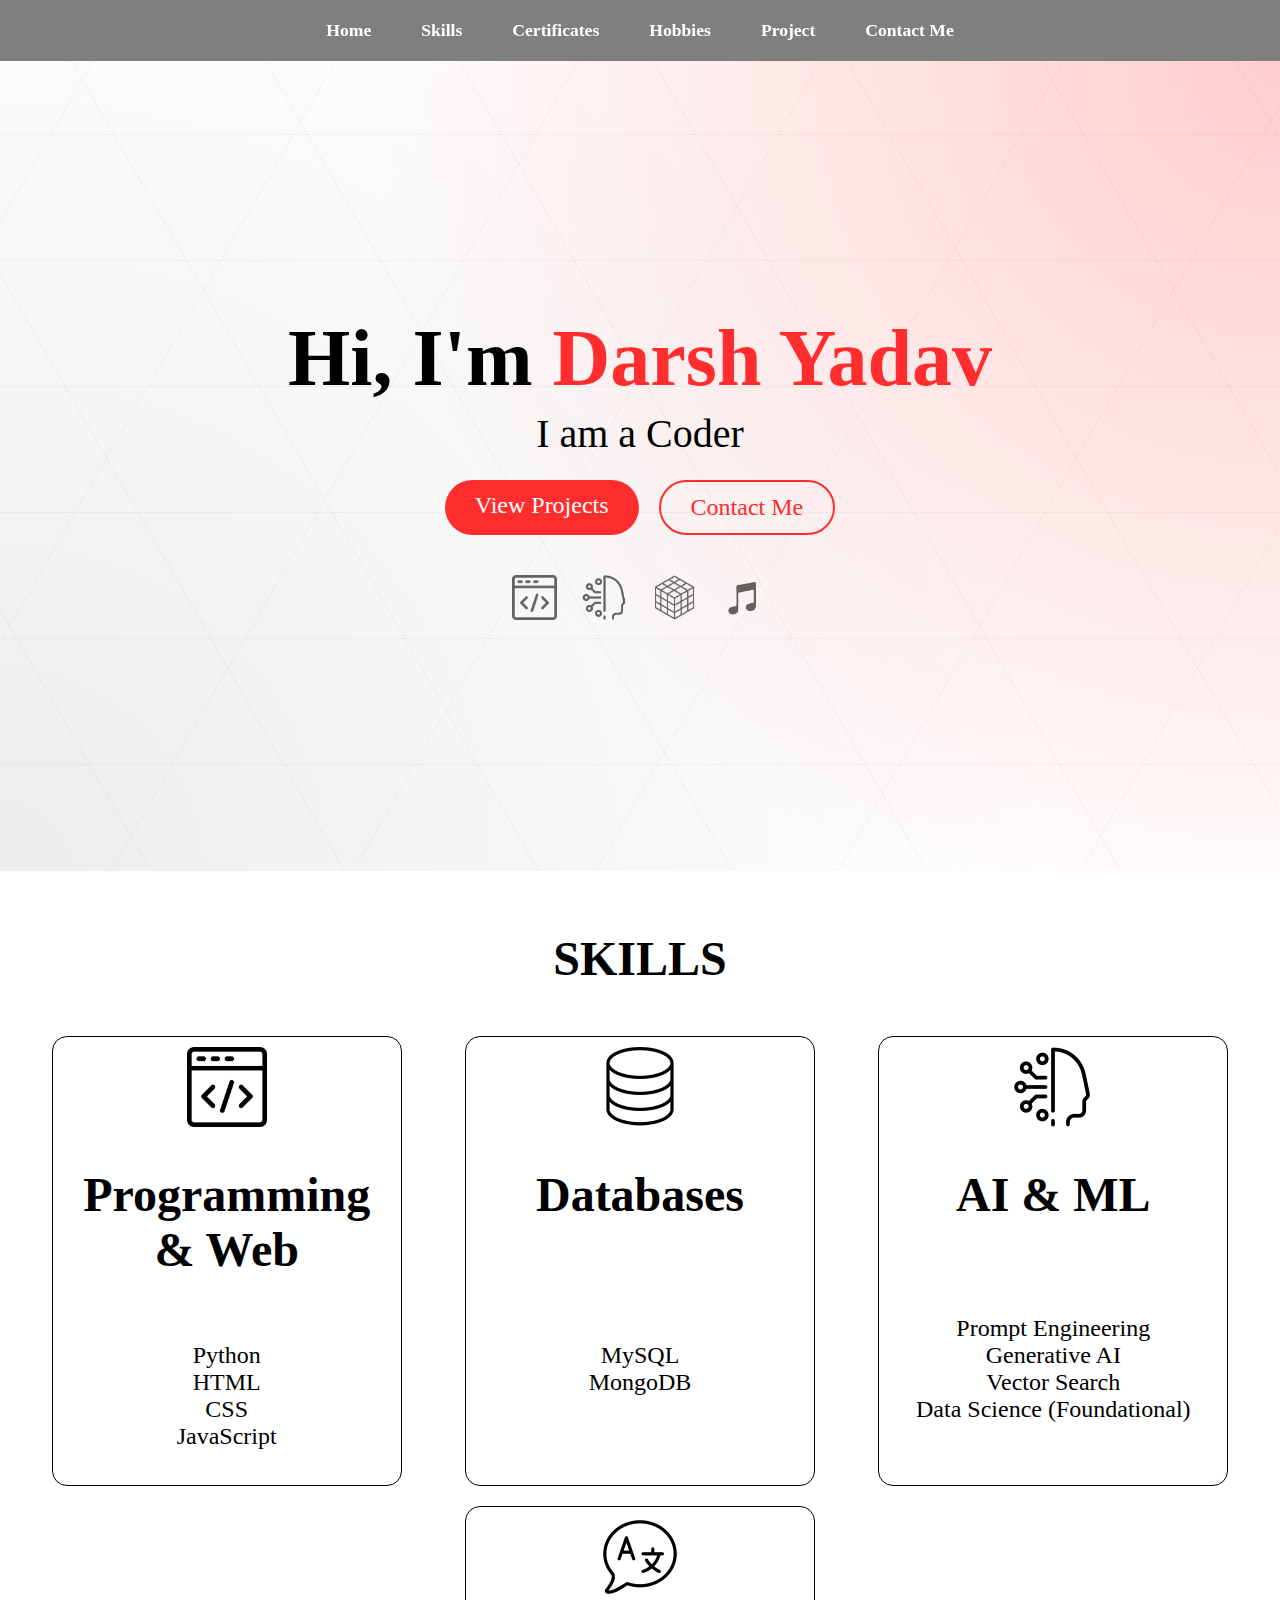
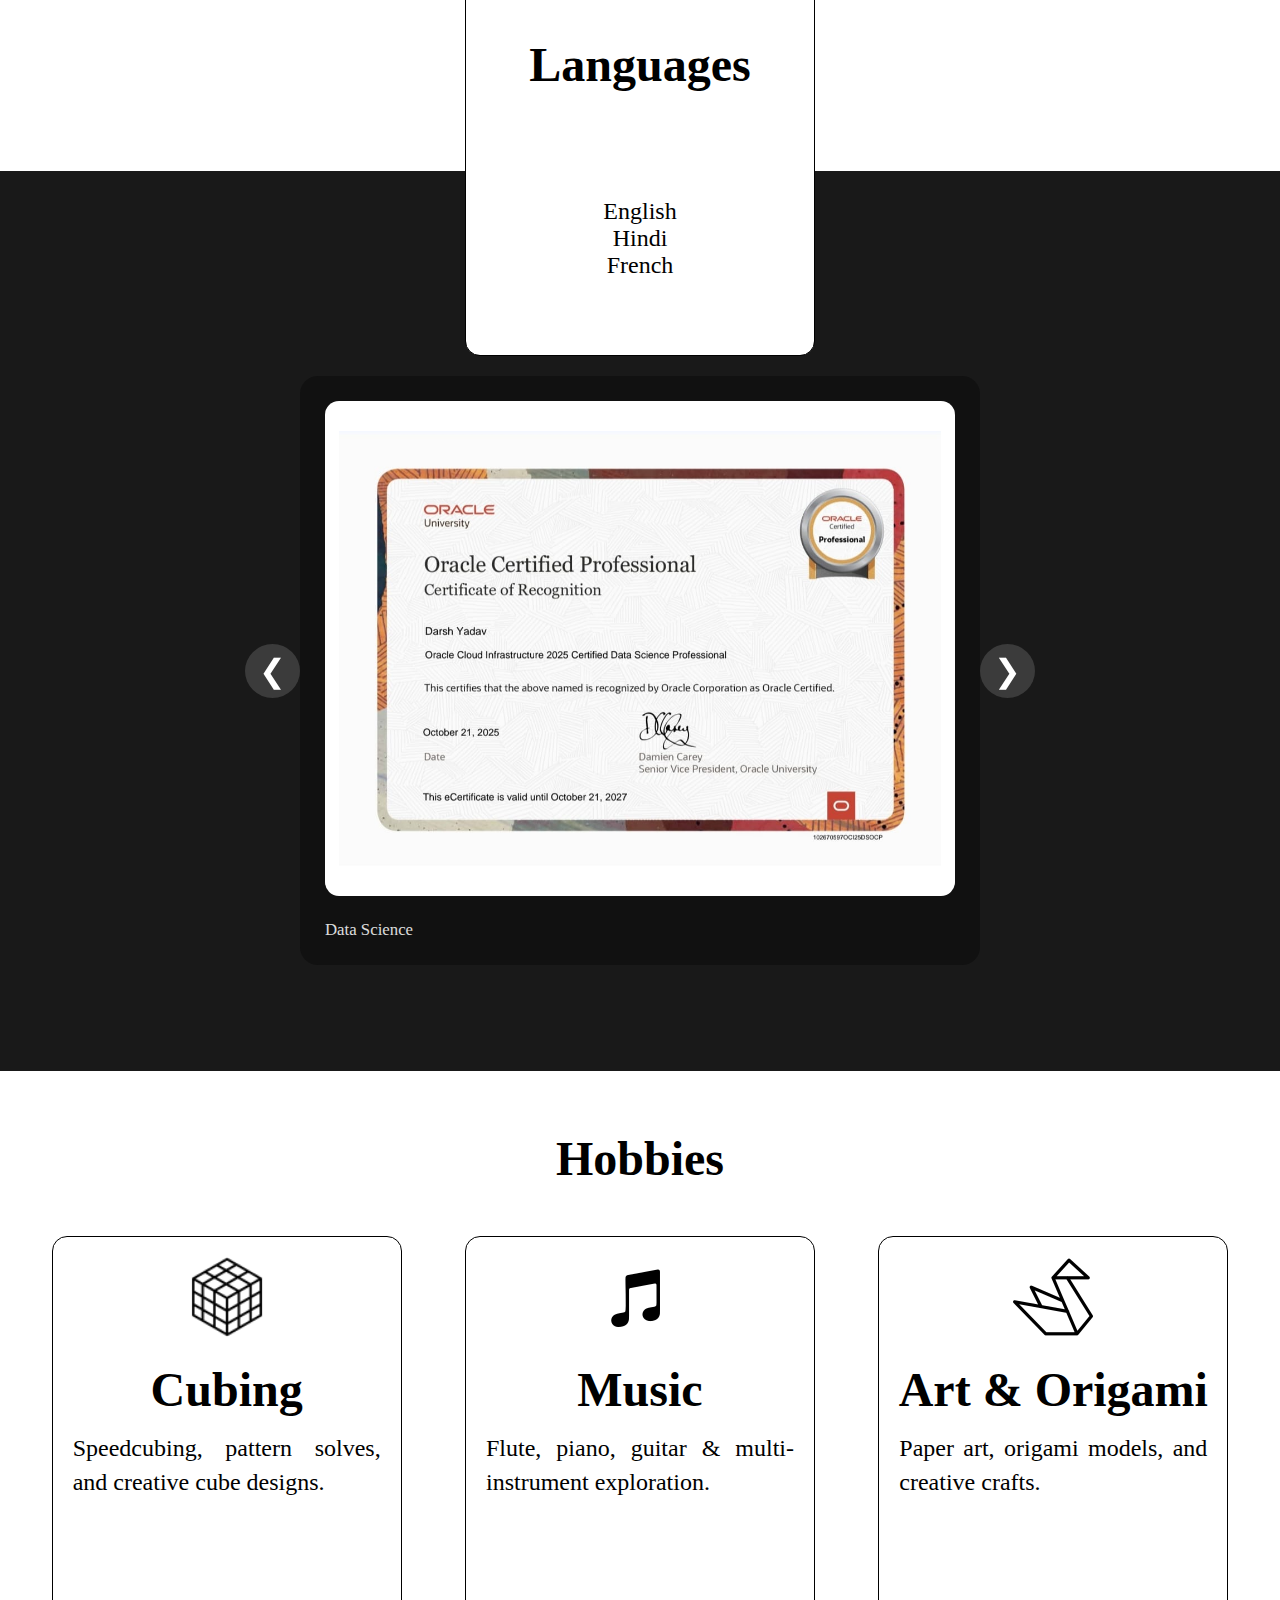
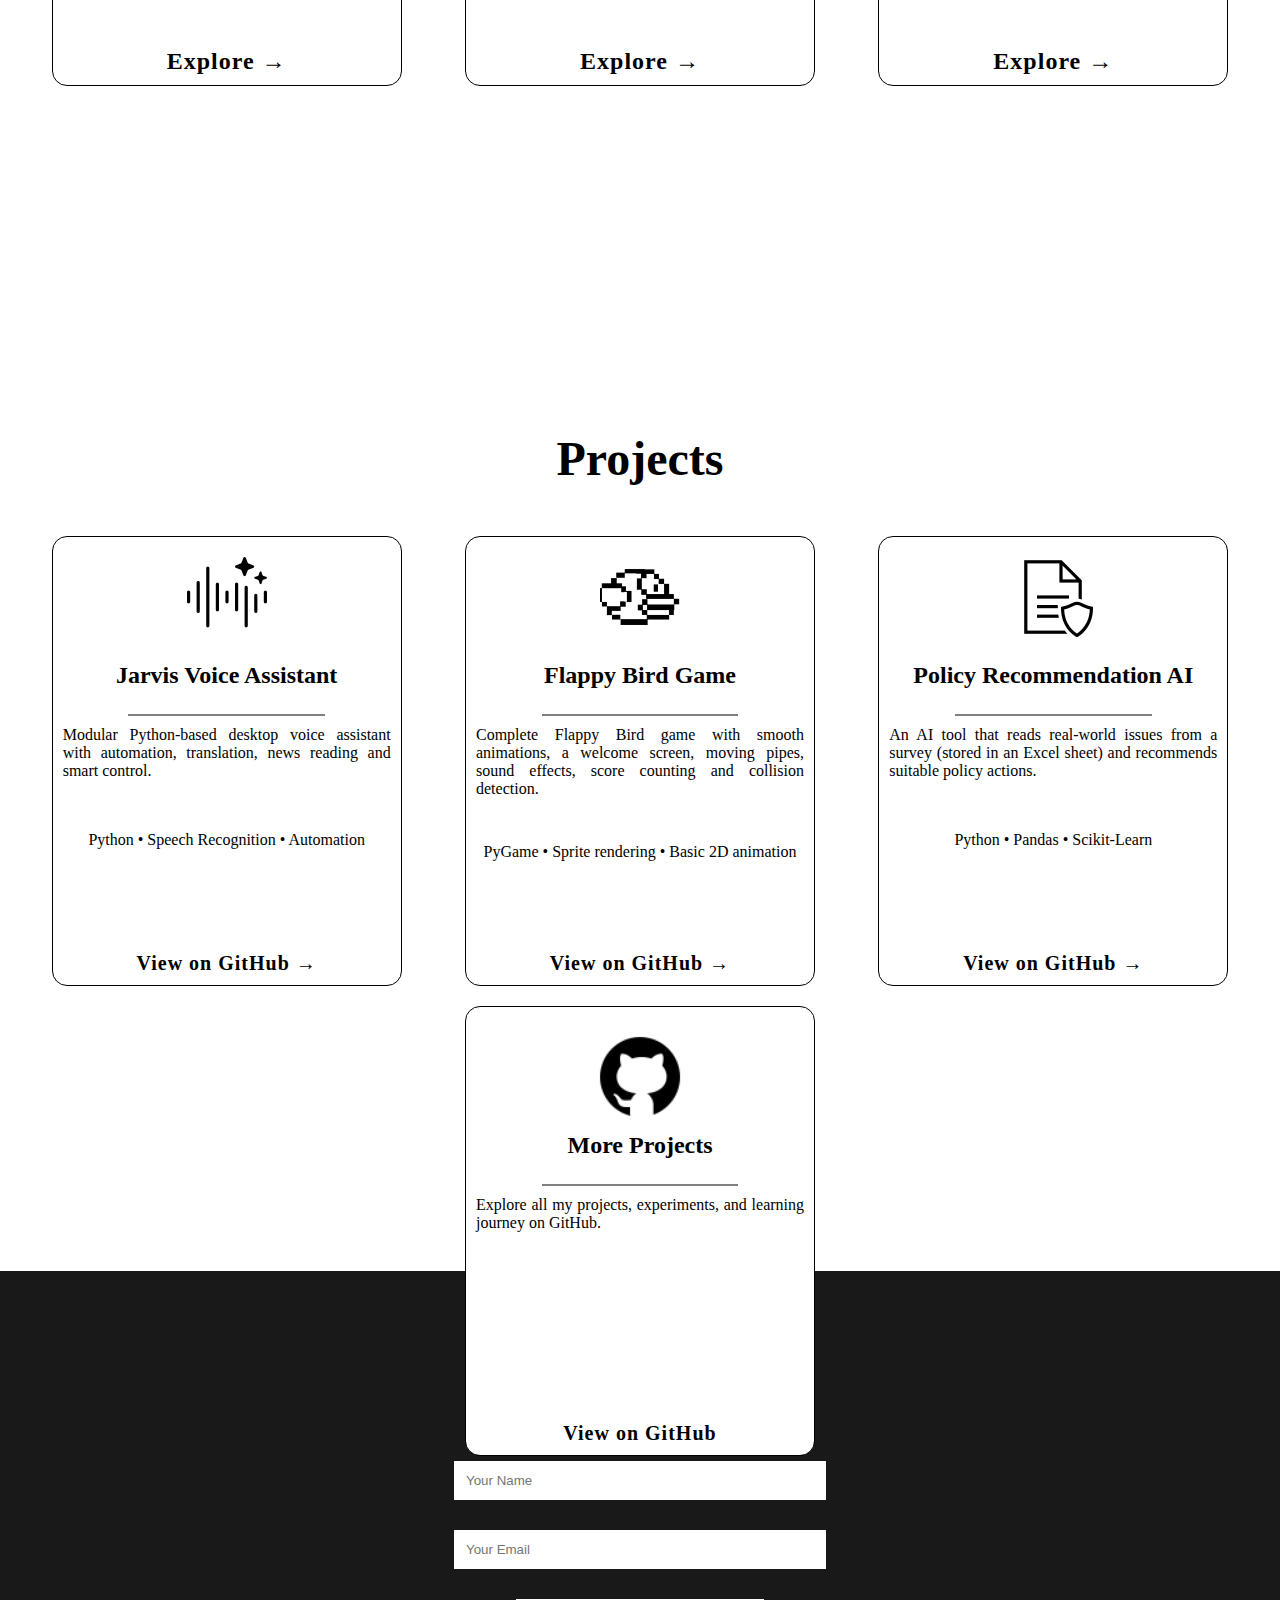
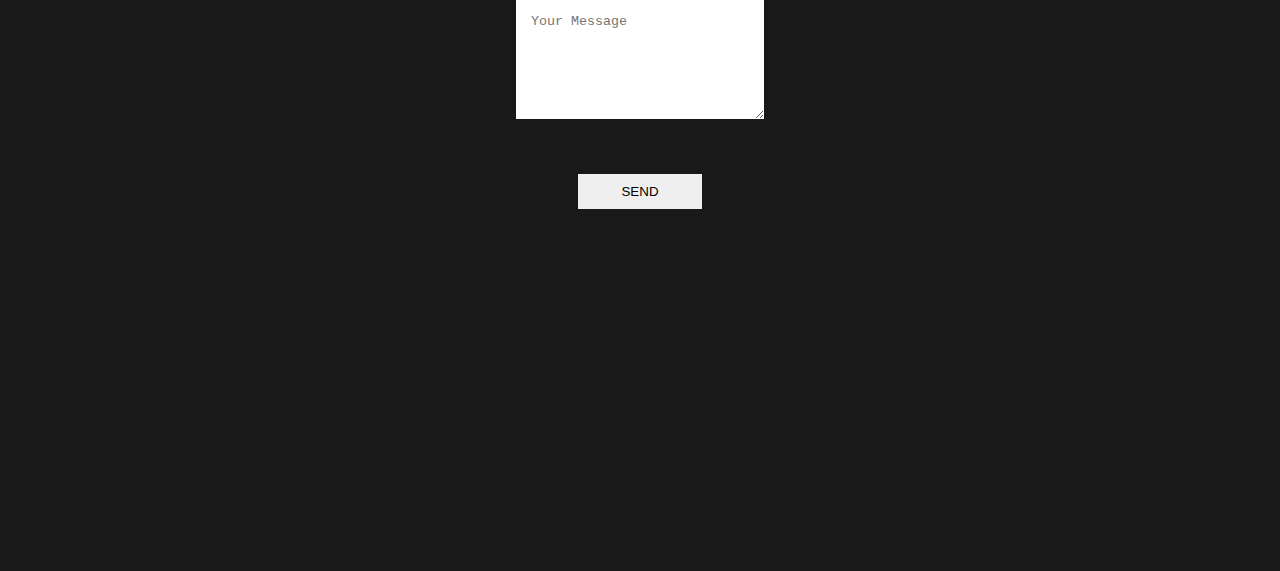
<file: index.html>
<!DOCTYPE html>
<html lang="en">
<head>
    <meta charset="UTF-8">
    <meta http-equiv="X-UA-Compatible" content="IE=edge">
    <meta name="viewport" content="width=device-width, initial-scale=1.0">
    <title>portfolio</title>
    <link rel="stylesheet" href="style.css">
</head>

<body>
    <nav class="navbar">
        <ul>
            <li><a href="#home">Home</a></li>
            <li><a href="#skills">Skills</a></li>
            <li><a href="#certificates">Certificates</a></li>
            <li><a href="#hobbies">Hobbies</a></li>
            <li><a href="#projects">Project</a></li>
            <li><a href="#contact">Contact Me</a></li>
        </ul>
    </nav>

<section class="hero" id="home">
  <div class="lines-bg"></div>
  <div class="hero-content">
    <h1 class="hero-heading">
      Hi, I'm <span class="accent">Darsh Yadav</span>
    </h1>

    <h2 class="hero-typing">
      I am a <span class="typed-words"></span>
    </h2>

     <div class="hero-buttons">
      <a href="#projects" class="btn hero-btn">View Projects</a>
      <a href="#contact" class="btn-outline hero-btn">Contact Me</a>
    </div>

    <div class="hero-icons">
      <img src="Images/html2.png" alt="">
      <img src="Images/AI.png" alt="">
      <img src="Images/cube.png" alt="">
      <img src="Images/music.png"">
    </div>
  </div>
   </section>

</section>


    <section id="skills">
        <h1 class="headings">SKILLS</h1>
        <div class="row">
            <div class="box">
                <img src="Images/html2.png" alt="">
                <h1 class="headings">Programming & Web</h1>
                <ul class="box_list">
                    <li>Python</li>
                    <li>HTML</li>
                    <li>CSS</li>
                    <li>JavaScript</li>
                </ul>
            </div>
            <div class="box">
                <img src="Images/database.png" alt="">
                <h1 class="headings">Databases</h1>
                <ul class="box_list">
                    <li>MySQL</li>
                    <li>MongoDB</li>
                </ul>
            </div>
            <div class="box">
                <img src="Images/AI.png" alt="">
                <h1 class="headings">AI & ML</h1>
                <ul class="box_list">
                    <li>Prompt Engineering</li>
                    <li>Generative AI</li>
                    <li>Vector Search</li>
                    <li>Data Science (Foundational)</li>
                </ul>
            </div>
            <div class="box">
                <img src="Images/language.png" alt="">
                <h1 class="headings">Languages</h1>
                <ul class="box_list">
                    <li>English</li>
                    <li>Hindi</li>
                    <li>French</li>
                </ul>
            </div>
        </div>
    </section>
    <!-- certificates -->
<section id="certificates">
  <h1 class="headings">Certificates</h1>

  <div class="certificate-wrapper">
    <button class="cert-btn left" id="prev">&#10094;</button>

    <div class="certificate-viewport">
      <div class="certificate-track">
        <div class="certificate-card">
          <img src="Certificates/Certificate1.jpeg" alt="">
          <p>Data Science</p>
        </div>

        <div class="certificate-card">
          <img src="Certificates/Certificate4.jpeg" alt="">
          <p>Ai Foundation</p>
        </div>
        
        <div class="certificate-card">
          <img src="Certificates/Certificate2.jpeg" alt="">
          <p>Generative Ai Professional</p>
        </div>

        <div class="certificate-card">
          <img src="Certificates/Certificate3.jpeg" alt="">
          <p>Vector Ai Search</p>
        </div>

        <div class="certificate-card">
          <img src="Certificates/Certificate5.jpg" alt="">
          <p>Responsive Web Design</p>
        </div>
      </div>
    </div>

    <button class="cert-btn right" id="next">&#10095;</button>
  </div>
</section>

</section>
<!-- hobbies -->
<section id="hobbies">
    <h1 class="headings">Hobbies</h1>
    <div class="row hobbies-row">
        <a href="cubing.html" class="hobby-card">
            <img src="Images/cube.png" alt="Cubing">
            <h2>Cubing</h2>
            <p>Speedcubing, pattern solves, and creative cube designs.</p>
            <span class="explore">Explore →</span>
        </a>

        <a href="music.html" class="hobby-card">
            <img src="Images/music.png" alt="Music">
            <h2>Music</h2>
            <p>Flute, piano, guitar & multi-instrument exploration.</p>
            <span class="explore">Explore →</span>
        </a>

        <a href="art.html" class="hobby-card">
            <img src="Images/art.png" alt="Art & Origami">
            <h2>Art & Origami</h2>
            <p>Paper art, origami models, and creative crafts.</p>
            <span class="explore">Explore →</span>
        </a>

    </div>
</section>
<section id="projects">
    <h1 class="headings">Projects</h1>
    <div class="row">
        <a href="https://github.com/darshyadav12/Jarvis" 
   class="project-card" 
   target="_blank">
    <img src="Images/Jarvis.png" alt="Jarvis Logo">
    <h2>Jarvis Voice Assistant</h2>
    <hr>
    <p>
        Modular Python-based desktop voice assistant with automation, translation, news reading and smart control.
    </p>
    <span class="tech">
        Python • Speech Recognition • Automation
    </span>
    <span class="cta">View on GitHub →</span>
</a>
        <a href="https://github.com/darshyadav12/Flappy-Bird---Full-PyGame-Clone" 
   class="project-card" 
   target="_blank">
    <img src="Images/Flappy_Bird.png" alt="Flappy Bird Logo">
    <h2>Flappy Bird Game</h2>
    <hr>
    <p>
        Complete Flappy Bird game with smooth animations, a welcome screen, 
        moving pipes, sound effects, score counting and collision detection.
    </p>
    <span class="tech">
        PyGame • Sprite rendering • Basic 2D animation
    </span>
    <span class="cta">View on GitHub →</span>
</a>
        <a href="https://github.com/darshyadav12/PolicyRecommendationAI" 
   class="project-card" 
   target="_blank">
    <img src="Images/Policy.png" alt="Policy Logo">
    <h2>Policy Recommendation AI</h2>
    <hr>
    <p>
        An AI tool that reads real-world issues from a survey (stored in an Excel sheet)
        and recommends suitable policy actions.
    </p>
    <span class="tech">
        Python • Pandas • Scikit-Learn
    </span>
    <span class="cta">View on GitHub →</span>
</a>
<!-- GitHub CTA -->
   <a href="https://github.com/darshyadav12"
   class="project-card github-card"
   target="_blank">
   <div class="github-img">
    <img class="image-default" src="Images/github_black.png" alt="image-default">
    <img class="image-hover" src="Images/github_white.png" alt="image-hover">
 </div>

    <h2>More Projects</h2>
    <hr>
    <p>
        Explore all my projects, experiments, and learning
        journey on GitHub.
    </p>

    <span class="cta">View on GitHub</span>
</a>
    </div>
</section>
<!-- Contact me -->
    <section id="contact">
  <h1 class="headings">CONTACT ME</h1>

  <form
    class="form"
    action="https://formspree.io/f/xvzgvdzl"
    method="POST"
  >
    <input
      type="text"
      name="name"
      class="input"
      placeholder="Your Name"
      required
    >

    <input
      type="email"
      name="email"
      class="input"
      placeholder="Your Email"
      required
    >

    <textarea
      name="message"
      id="msg"
      rows="6"
      placeholder="Your Message"
      required
    ></textarea>

    <button type="submit" id="send">SEND</button>
    <p id="form-status"></p>
  </form>
</section>

  <!-- JS File -->
  <script>
  // Typing Part
  const words = [
  "Coder",
  "Cuber",
  "Artist",
  "Multi-Instrumentalist",
  "Tech Enthusiast",
  "Problem Solver",
  "Multidisciplinary"
];
  let i = 0;
  const el = document.querySelector(".typed-words");

  function typing() {
    let word = words[i].split("");
    let loopTyping = function() {
      if(word.length > 0){
        el.innerHTML += word.shift();
        setTimeout(loopTyping, 90);
      } else {
        setTimeout(deleting, 1300);
      }
    };
    loopTyping();
  }

  function deleting() {
    let word = words[i].split("");
    let loopDeleting = function() {
      if(word.length > 0){
        word.pop();
        el.innerHTML = word.join("");
        setTimeout(loopDeleting, 70);
      } else {
        i = (i + 1) % words.length;
        typing();
      }
    };
    loopDeleting();
  }

  typing();
  // Certificate Scroll
  const track = document.querySelector(".certificate-track");
  const cards = document.querySelectorAll(".certificate-card");
  const nextBtn = document.getElementById("next");
  const prevBtn = document.getElementById("prev");

  let index = 0;

  function updateSlider() {
    track.style.transform = `translateX(-${index * 100}%)`;
  }

  nextBtn.addEventListener("click", () => {
    index = (index + 1) % cards.length;
    updateSlider();
  });

  prevBtn.addEventListener("click", () => {
    index = (index - 1 + cards.length) % cards.length;
    updateSlider();
  });

  // Form Send Message
  const form = document.querySelector(".form");
  const status = document.getElementById("form-status");

  form.addEventListener("submit", async (e) => {
    e.preventDefault();
    const data = new FormData(form);
    const res = await fetch(form.action, {
      method: form.method,
      body: data,
      headers: { 'Accept': 'application/json' }
    });

    if (res.ok) {
      status.textContent = "Thanks! I'll get back to you soon 🙂";
      form.reset();
    } else {
      status.textContent = "Oops! Something went wrong.";
    }
  });

</script>
 
</body>
</html>
</file>
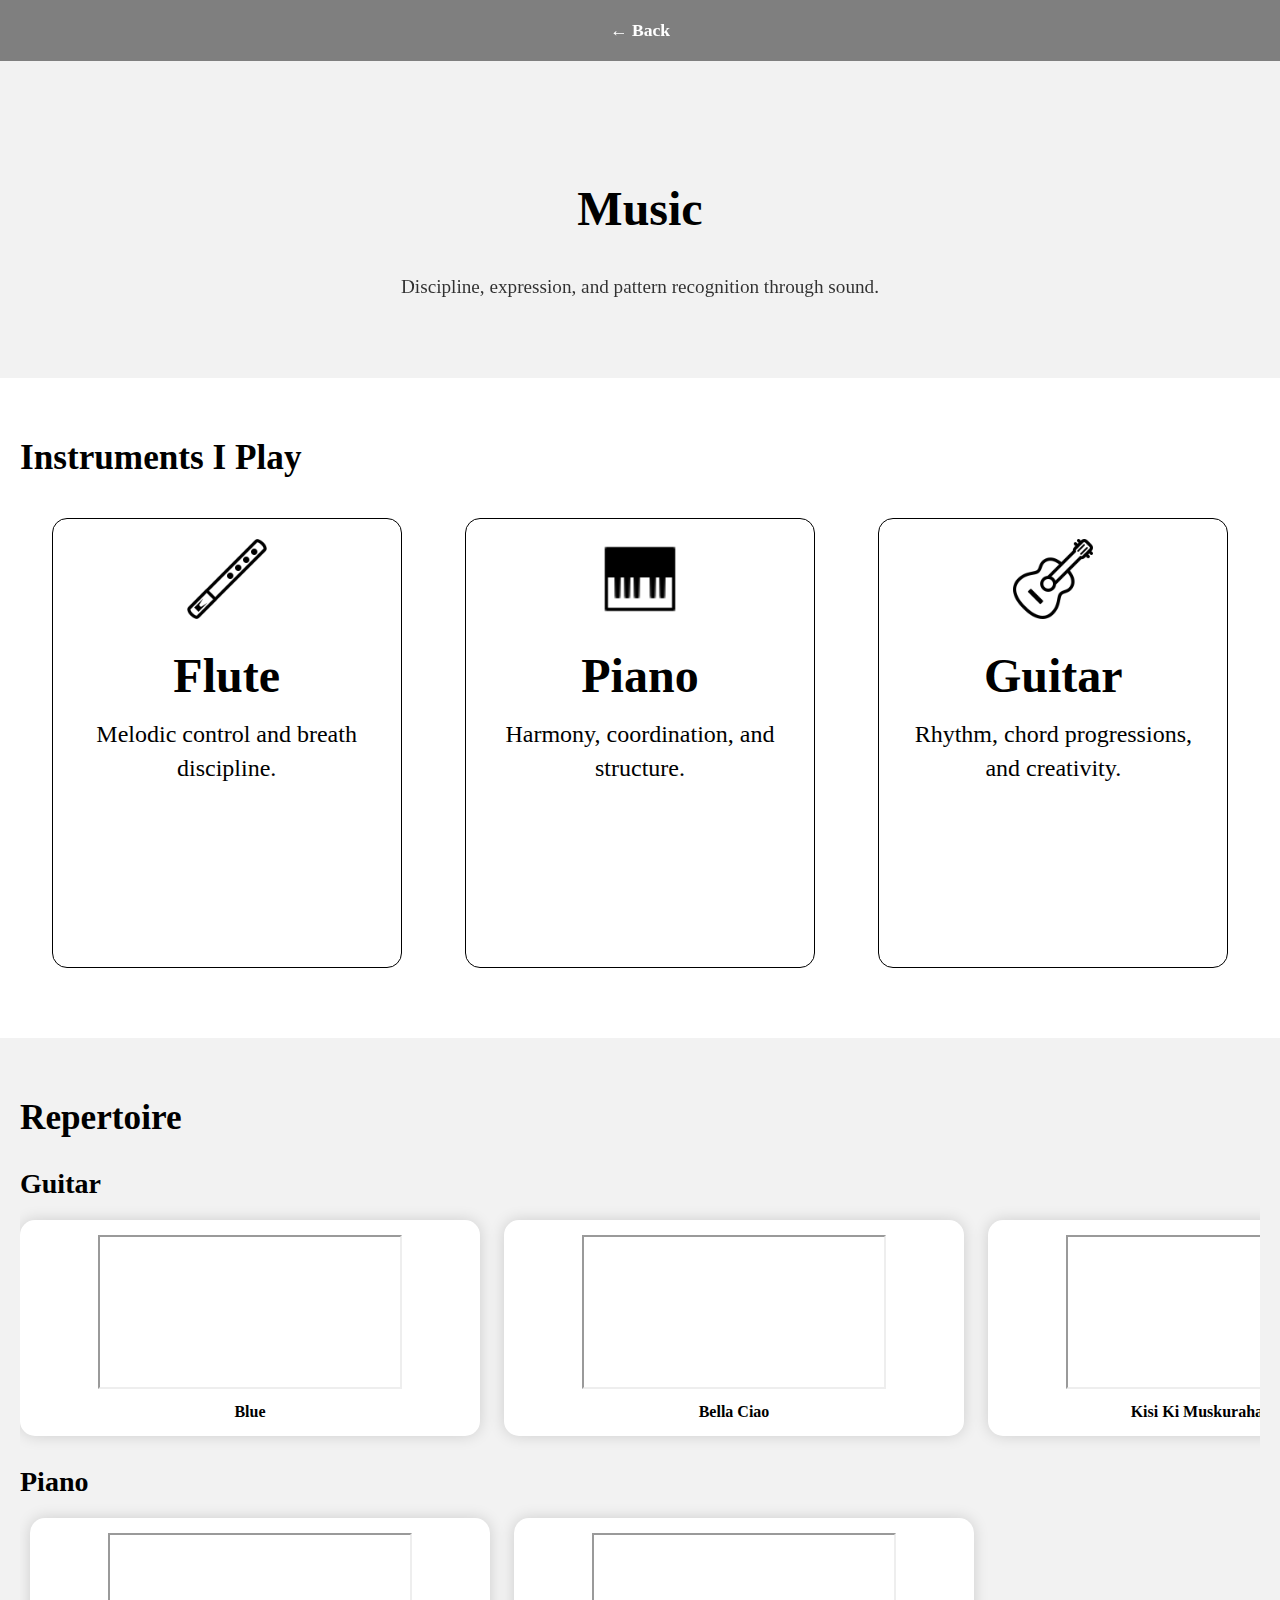
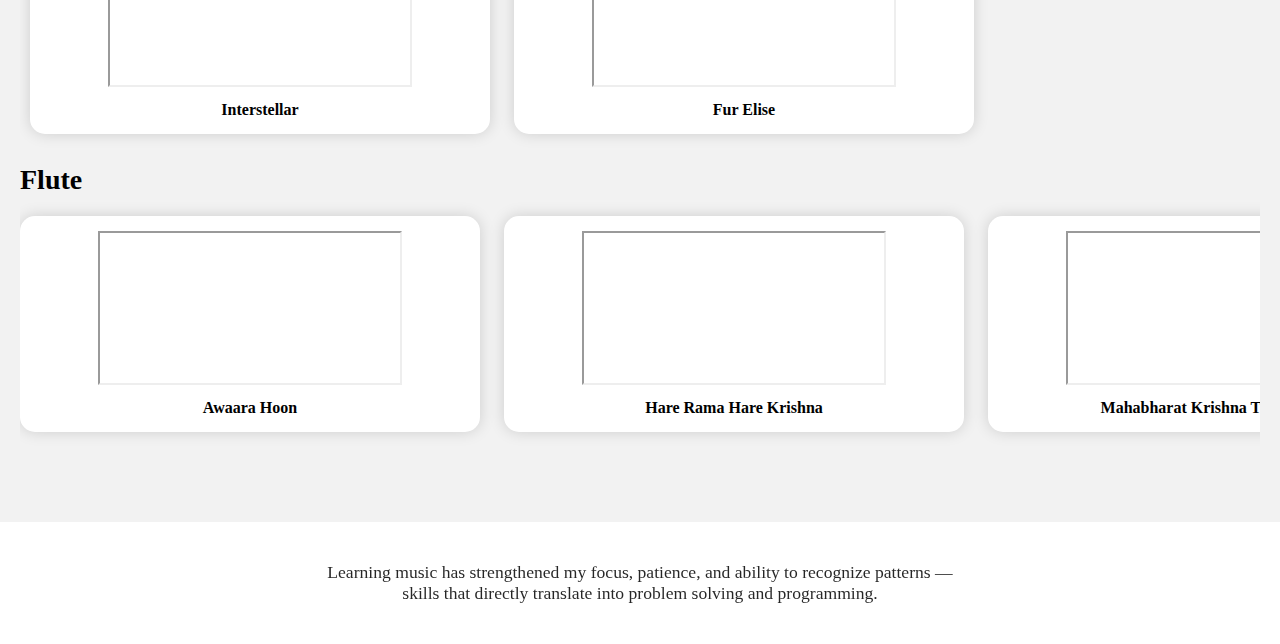
<file: music.html>
<!DOCTYPE html>
<html lang="en">
<head>
    <meta charset="UTF-8">
    <meta name="viewport" content="width=device-width, initial-scale=1.0">
    <title>Music | Darsh Yadav</title>
    <link rel="stylesheet" href="style.css">
</head>
<body>

    <!-- Navbar reuse -->
    <nav class="navbar">
        <ul>
            <li><a href="index.html#hobbies">← Back</a></li>
        </ul>
    </nav>

    <!-- Hero -->
    <section class="hobby-hero">
        <h1 class="headings">Music</h1>
        <p>Discipline, expression, and pattern recognition through sound.</p>
    </section>

    <!-- Instruments Section -->
    <section class="music-instruments">
        <h2 class="section-title">Instruments I Play</h2>

        <div class="row">
            <div class="music-card">
                <a href="#Flute">
                <img src="Images/flute.png" alt="Flute">
                <h3>Flute</h3>
                <p>Melodic control and breath discipline.</p>
                </a>
            </div>

            <div class="music-card">
                <a href="#Piano">
                <img src="Images/piano.png" alt="Piano">
                <h3>Piano</h3>
                <p>Harmony, coordination, and structure.</p>
                </a>
            </div>

            <div class="music-card">
                <a href="#Guitar">
                <img src="Images/guitar.png" alt="Guitar">
                <h3>Guitar</h3>
                <p>Rhythm, chord progressions, and creativity.</p>
                </a>
            </div>
        </div>
    </section>

    <!-- Media Samples -->
    <section class="music-samples">
        <h2 class="section-title">Repertoire</h2>
        <h3 class="section-sub-title" id="Guitar">Guitar</h3> 
        <div class="sample-slider">
            <div class="sample-card">
                <iframe 
        src="https://youtube.com/embed/ieUGwUTFtxQ"
        title="YouTube video player"
        allow="accelerometer; autoplay; clipboard-write; encrypted-media; gyroscope; picture-in-picture"
        allowfullscreen>
    </iframe>
                <p>Blue</p>
            </div>

            <div class="sample-card">
                <iframe 
        src="https://youtube.com/embed/viePDQfM0y4"
        title="YouTube video player"
        allow="accelerometer; autoplay; clipboard-write; encrypted-media; gyroscope; picture-in-picture"
        allowfullscreen>
    </iframe>
                <p>Bella Ciao</p>
            </div>

            <div class="sample-card">
                <iframe 
        src="https://youtube.com/embed/743DSxbUClY"
        title="YouTube video player"
        allow="accelerometer; autoplay; clipboard-write; encrypted-media; gyroscope; picture-in-picture"
        allowfullscreen>
    </iframe>
                <p>Kisi Ki Muskurahaton pe</p>
            </div>
            
            <div class="sample-card">
                <iframe 
        src="https://youtube.com/embed/uIwJUANtHCM"
        title="YouTube video player"
        allow="accelerometer; autoplay; clipboard-write; encrypted-media; gyroscope; picture-in-picture"
        allowfullscreen>
    </iframe>
                <p>Mahabharat Theme Song</p>
            </div>
            
            <div class="sample-card">
                <iframe 
        src="https://youtube.com/embed/y8tVQ2npJaw"
        title="YouTube video player"
        allow="accelerometer; autoplay; clipboard-write; encrypted-media; gyroscope; picture-in-picture"
        allowfullscreen>
    </iframe>
                <p>Seven Nation Army</p>
            </div>
            
            <div class="sample-card">
                <iframe 
        src="https://youtube.com/embed/X3MrD_N54Hc"
        title="YouTube video player"
        allow="accelerometer; autoplay; clipboard-write; encrypted-media; gyroscope; picture-in-picture"
        allowfullscreen>
    </iframe>
                <p>Smoke On The Water</p>
            </div>

            <div class="sample-card">
                <iframe 
        src="https://youtube.com/embed/6Osw71GT070"
        title="YouTube video player"
        allow="accelerometer; autoplay; clipboard-write; encrypted-media; gyroscope; picture-in-picture"
        allowfullscreen>
    </iframe>
                <p>The Final Countdown</p>
            </div>
        </div>
        
        <h3 class="section-sub-title" id="Piano">Piano</h3> 
        <div class="sample-slider">
            <div class="sample-card">
                <iframe 
        src="https://youtube.com/embed/H9A7J7wPsy4"
        title="YouTube video player"
        allow="accelerometer; autoplay; clipboard-write; encrypted-media; gyroscope; picture-in-picture"
        allowfullscreen>
    </iframe>
                <p>Interstellar</p>
            </div>

            <div class="sample-card">
                <iframe 
        src="https://youtube.com/embed/Uaw_WNeAqXo"
        title="YouTube video player"
        allow="accelerometer; autoplay; clipboard-write; encrypted-media; gyroscope; picture-in-picture"
        allowfullscreen>
    </iframe>
                <p>Fur Elise</p>
            </div>

        </div>
        
        <h3 class="section-sub-title" id="Flute">Flute</h3> 
        <div class="sample-slider">
            <div class="sample-card">
                <iframe 
        src="https://youtube.com/embed/Jxq9upwZRV0"
        title="YouTube video player"
        allow="accelerometer; autoplay; clipboard-write; encrypted-media; gyroscope; picture-in-picture"
        allowfullscreen>
    </iframe>
                <p>Awaara Hoon</p>
            </div>

            <div class="sample-card">
                <iframe 
        src="https://youtube.com/embed/firJrtyNv_Q"
        title="YouTube video player"
        allow="accelerometer; autoplay; clipboard-write; encrypted-media; gyroscope; picture-in-picture"
        allowfullscreen>
    </iframe>
                <p>Hare Rama Hare Krishna</p>
            </div>

            <div class="sample-card">
                <iframe 
        src="https://youtube.com/embed/pfiAvWOhuWc"
        title="YouTube video player"
        allow="accelerometer; autoplay; clipboard-write; encrypted-media; gyroscope; picture-in-picture"
        allowfullscreen>
    </iframe>
                <p>Mahabharat Krishna Theme Song</p>
            </div>
        </div>
    </section>

    <!-- Learning Philosophy -->
    <section class="music-note">
        <p>
            Learning music has strengthened my focus, patience,
            and ability to recognize patterns — skills that
            directly translate into problem solving and programming.
        </p>
    </section>

</body>
</html>
</file>
<file: style.css>
*{
    margin: 0;
    padding: 0;
    box-sizing: border-box;
}
html{
    scroll-behavior: smooth;
}
a{
    text-decoration: none;
    color: inherit;
}
.headings{
    font-family: century;
    font-size: 3rem;
    text-align: center;
    margin: 40px 0px;
}

/* Navbar */
.navbar{
    display: flex;
    justify-content: center;
    align-items: center;
    background-color: rgba(0, 0, 0, 0.5);
    position: sticky;
    top: 0;
}
.navbar ul{
    display: flex;
    list-style: none;
    margin: 20px 0px;
}
.navbar ul li{
    font-family: century;
    font-size: 1.1rem;
    font-weight: bold;
}
.navbar ul li a{
    text-decoration: none;
    color: white;
    padding: 8px 25px;
    transition: all .5s ease;
}
.navbar ul li a:hover{
    background-color: white;
    color: black;
    box-shadow: 0 0 10px white;
}
/* Home */
.hero {
  height: 90vh;
  width: 100%;
  display: flex;
  justify-content: center;
  align-items: center;
  text-align: center;
  position: relative;
  padding: 0 20px;
  background: radial-gradient(circle at top right, rgba(255, 60, 60, 0.25), transparent 60%),
              radial-gradient(circle at bottom left, rgba(0, 0, 0, 0.07), transparent 70%),
              #ffffff;
  overflow: hidden;
}

.lines-bg {
    position: absolute;
    inset: 0;
    background:
        repeating-linear-gradient(
            0deg,
            rgba(0,0,0,0.04),
            rgba(0,0,0,0.04) 1px,
            transparent 1px,
            transparent 120px
        ),
        repeating-linear-gradient(
            60deg,
            rgba(0,0,0,0.035),
            rgba(0,0,0,0.035) 1px,
            transparent 1px,
            transparent 160px
        ),
        repeating-linear-gradient(
            -60deg,
            rgba(0,0,0,0.03),
            rgba(0,0,0,0.03) 1px,
            transparent 1px,
            transparent 200px
        );
    transform: scale(1.05);
    animation: moveLines 30s linear infinite;
    z-index: 0;
}
@keyframes moveLines {
    from {
        background-position: 0 0, 0 0, 0 0;
    }
    to {
        background-position: 400px 400px, -300px 300px, 200px -200px;
    }
}
.hero-content {
  max-width: 800px;
  position: relative;
  z-index: 1;
}
.hero-heading {
  font-size: 5rem;
  font-weight: 800;
  margin-bottom: 6px;
}
.accent {
  color: rgb(255, 45, 45);
}
.hero-typing {
  font-size: 2.5rem;
  font-weight: 500;
  margin-bottom: 35px;
  height: 35px;
}

.hero-buttons {
  display: flex;
  justify-content: center;
  gap: 20px;
  margin-bottom: 40px;
}
.btn, .btn-outline {
  padding: 12px 30px;
  border-radius: 30px;
  font-size: 1.5rem;
  text-decoration: none;
  transition: 0.3s ease;
}
.btn {
  background: rgb(255,45,45);
  color: white;
}
.btn:hover {
  background: rgb(200,30,30);
}
.btn-outline {
  border: 2px solid rgb(255,45,45);
  color: rgb(255,45,45);
}
.btn-outline:hover {
  background: rgb(255,45,45);
  color: white;
}
.hero-icons {
  display: flex;
  justify-content: center;
  gap: 25px;
  opacity: 0.6;
}
.hero-icons img {
  width: 45px;
  transition: 0.4s;
}
.hero-icons img:hover {
  transform: translateY(-6px);
  opacity: 1;
}
.hero::before {
  content: "";
  position: absolute;
  width: 400px;
  height: 400px;
  background: rgb(255,45,45);
  filter: blur(180px);
  top: 10%;
  left: 10%;
  opacity: 0.2;
  z-index: -1;
}


/* Certificates Section */
#certificates{
    display: flex;
    flex-direction: column;
    background-color: rgba(0, 0, 0, 0.9);
    color: white;
    align-items: center;
    padding: 60px 20px 120px; 
    height: 100vh;
    width: 100%;
    overflow: hidden;
}

/* WRAPPER */
.certificate-wrapper {
    position: relative;
    max-width: 680px;
    margin-top: 10px;
}
/* VIEWPORT (MASK) */
.certificate-viewport {
  overflow: hidden;
  width: 100%;
}

/* TRACK */
.certificate-track {
  display: flex;
  transition: transform 0.5s ease;
}

/* CARD (ONE FULL VIEW) */
.certificate-card {
  flex: 0 0 100%;
  padding: 25px;
  background: #111;
  border-radius: 18px;
}

/* IMAGE */
.certificate-card img {
  width: 100%;
  height: 55vh; 
  max-height: 520px;
  object-fit: contain;
  background: white;
  border-radius: 14px;
  padding: 14px;
}

/* TEXT */
.certificate-card p {
  margin-top: 20px;
  font-size: 1.05rem;
  opacity: 0.85;
}

/* BUTTONS */
.cert-btn {
  position: absolute;
  top: 50%;
  transform: translateY(-50%);
  background: rgba(255,255,255,0.15);
  border: none;
  color: white;
  font-size: 2rem;
  padding: 8px 14px;
  cursor: pointer;
  border-radius: 50%;
  z-index: 10;
}

.cert-btn:hover {
  background: rgba(255,255,255,0.3);
}

.cert-btn.left {
  left: -55px;
}

.cert-btn.right {
  right: -55px;
}
/* Skills sections */
#skills{
    display: flex;
    flex-direction: column;
    padding: 20px;
    height: 100vh;
    width: 100%;
}
.row{
    display: flex;
    justify-content: space-around;
    flex-wrap: wrap;
    box-sizing: border-box;
}
.box{
    display: flex;
    flex-direction: column;
    width: 350px;
    height: 450px;
    border: 1px solid black;
    margin: 10px;
    align-items: center;
    text-align: justify;
    padding: 10px;
    border-radius: 15px;
    background: linear-gradient(to top, rgb(255,45,45) 50%, white 50%);
    background-size: 100% 200%;
    transition: all .8s;
}
.box:hover{
    background-position: left bottom;
    color: white;
    border: none;
    box-shadow: 0 0 20px rgb(255,45,45);
}
.box img{
    width: 80px;
    height: 80px;
}
.box_list{
    font-family: century;
    font-size: 1.5rem;
    text-align: center;
    padding: auto;
    margin: auto;
    list-style-type: none; 
}    
/* Hobbies Section */
#hobbies{
    display: flex;
    flex-direction: column;
    padding: 20px;
    height: 100vh;
    width: 100%;
}
.hobbies-row{
    display: flex;
    justify-content: space-around;
    flex-wrap: wrap;
    box-sizing: border-box;
}
.hobby-card{
    display: flex;
    flex-direction: column;
    width: 350px;
    height: 450px;
    border: 1px solid black;
    margin: 10px;
    align-items: center;
    text-align: justify;
    padding: 10px;
    border-radius: 15px;
    background: linear-gradient(to top, rgb(255,45,45) 50%, white 50%);
    background-size: 100% 200%;
    transition: all .8s;
}
.hobby-card:hover{
    background-position: left bottom;
    color: white;
    border: none;
    box-shadow: 0 0 20px rgb(255,45,45);
}
.hobby-card img{
    width: 80px;
    height: 80px;
    margin: 10px auto;
}
.hobby-card h2{
    font-family: century;
    margin: 15px 0;
    font-size: 3rem;
}

.hobby-card p{
    font-size: 1.5rem;
    line-height: 1.4;
    padding: 0 10px;
}
.hobby-card .explore{
    margin-top: auto;
    font-size: 1.5rem;
    font-weight: bold;
    letter-spacing: 1px;
    transition: all 0.4s ease;
}
.hobby-card:hover .explore{
    text-decoration: underline;
    transform: translateY(-3px);
}
.hobby-hero{
    text-align: center;
    padding: 80px 20px;
    background: rgba(0,0,0,0.05);
}
.hobby-hero p{
    font-size: 1.2rem;
    opacity: 0.8;
}
/* Cubing Section  */
.cube-solve{
    padding: 50px 20px;
    text-align: center;
}
.solve-slider {
    display: flex;
    gap: 20px;
    overflow-x: auto;
    padding: 20px 16px;
    scroll-snap-type: x mandatory;
    justify-content: flex-start;
    -webkit-overflow-scrolling: touch;
}
.section-title{
    font-family: century;
    font-size: 2.2rem;
    margin-bottom: 30px;
}
.section-sub-title{
    font-family: century;
    font-size: 1.75rem;
}
.cube-title {
  font-family: century;
  font-size: 1.4rem;
  margin-bottom: 12px;
  text-align: center;
}
.solve-card {
  width: 100%;
  max-width: 450px;
  padding: 20px;
  border-radius: 18px;
  background: linear-gradient(to top, rgb(255,45,45) 50%, white 50%);
  background-size: 100% 200%;
  transition: all 0.6s ease;
  box-shadow: 0 10px 25px rgba(0,0,0,0.15);
}
.solve-card:hover {
  background-position: left bottom;
  color: white;
  transform: translateY(-6px);
}

.solve-card iframe {
  width: 100%;
  border-radius: 12px;
  margin-bottom: 15px;
}
.solve-info {
  display: flex;
  align-items: center;
  justify-content: space-between;
}

.solve-time {
  font-size: 1.3rem;
  font-weight: bold;
}

.badge {
  padding: 6px 14px;
  background: rgb(255,45,45);
  color: white;
  border-radius: 20px;
  font-size: 0.75rem;
}

.cube-patterns{
    padding: 60px 20px;
    background: rgba(0,0,0,0.05);
}
.pattern-slider{
    display: flex;
    gap: 20px;
    overflow-x: auto;
    padding: 20px;
    scroll-snap-type: x mandatory;
}
.solve-slider{
    display: flex;
    gap: 20px;
    overflow-x: auto;
    padding: 20px;
    scroll-snap-type: x mandatory;
}
.pattern-card{
    min-width: 220px;
    background: white;
    border-radius: 15px;
    text-align: center;
    padding: 15px;
    scroll-snap-align: start;
    box-shadow: 0 0 15px rgba(0,0,0,0.15);
    max-width: 250px;
    margin: 0;
}
.pattern-img {
  width: 100%;
  aspect-ratio: 1 / 1;   
  overflow: hidden;
  border-radius: 12px;
  background: #f3f3f3;
}

.pattern-img img {
  width: 100%;
  height: 100%;
  object-fit: contain;  
}

.pattern-card p{
    margin-top: 10px;
    font-weight: bold;
}
/* Music Section  */
.music-instruments{
    padding: 60px 20px;
}

.music-card{
    display: flex;
    flex-direction: column;
    width: 350px;
    height: 450px;
    border: 1px solid black;
    margin: 10px;
    padding: 10px;
    border-radius: 15px;
    text-align: center;
    border: 1px solid black;
    background: linear-gradient(to top, rgb(255,45,45) 50%, white 50%);
    background-size: 100% 200%;
    transition: all 0.8s ;
}
.music-card:hover{
    background-position: left bottom;
    color: white;
    border: none;
    box-shadow: 0 0 20px rgb(255,45,45);
}
.music-card img{
    width: 80px;
    height: 80px;
    margin: 10px auto;
}
.music-card h3{
    font-family: century;
    margin: 15px 0;
    font-size: 3rem;
}

.music-card p{
    font-size: 1.5rem;
    line-height: 1.4;
    padding: 0 10px;
}
.music-samples{
    padding: 60px 20px;
    background: rgba(0,0,0,0.05);
}
.sample-slider {
    display: flex;
    gap: 24px;
    overflow-x: auto;
    padding: 20px 10px 30px;
    scroll-snap-type: x mandatory;
    scroll-behavior: smooth;
    cursor: grab;
}

.sample-slider:active {
    cursor: grabbing;
}

.sample-card{
    flex: 0 0 82%;   
    max-width: 460px;
    background: white;
    border-radius: 15px;
    padding: 15px;
    text-align: center;
    scroll-snap-align: start;
    box-shadow: 0 0 15px rgba(0,0,0,0.15);
}

.sample-card video{
    width: 100%;
}
.sample-card p{
    margin-top: 10px;
    font-weight: bold;
}
.music-note{
    padding: 40px 20px;
    text-align: center;
    font-size: 1.1rem;
    max-width: 700px;
    margin: auto;
    opacity: 0.85;
}
/* art section  */
.art-categories{
    padding: 60px 20px;
}
.art-card{
    display: flex;
    flex-direction: column;
    width: 350px;
    height: 450px;
    border: 1px solid black;
    margin: 10px;
    padding: 10px;
    border-radius: 15px;
    text-align: center;
    border: 1px solid black;
    background: linear-gradient(to top, rgb(255,45,45) 50%, white 50%);
    background-size: 100% 200%;
    transition: all 0.8s ;
}
.art-card:hover{
    background-position: left bottom;
    color: white;
    border: none;
    box-shadow: 0 0 20px rgb(255,45,45);
}
.art-card img{
    width: 80px;
    height: 80px;
    margin: 10px auto;
}
.art-card h3{
    font-family: century;
    margin: 15px 0;
    font-size: 3rem;
}

.art-card p{
    font-size: 1.5rem;
    line-height: 1.4;
    padding: 0 10px;
}
.art-slider {
  display: flex;
  gap: 30px;
  overflow-x: auto;
  scroll-snap-type: x mandatory;
  padding: 25px 10px 35px;
}

.art-slider::-webkit-scrollbar {
  height: 6px;
}

.art-slider::-webkit-scrollbar-thumb {
  background: rgba(0,0,0,0.25);
  border-radius: 10px;
}
.art-pattern-grid {
  display: grid;
  grid-template-columns: repeat(auto-fit, minmax(340px, 1fr));
  gap: 35px;
  margin-top: 30px;
}
.art-pattern-card {
  background: white;
  border-radius: 18px;
  overflow: hidden;
  border: 1px solid rgba(0,0,0,0.08);
  box-shadow: 0 10px 30px rgba(0,0,0,0.08);
  transition: none;
}
.art-images {
  display: grid;
  grid-template-columns: 1fr 1fr;
}
.origami-card {
  flex: 0 0 360px;
  scroll-snap-align: center;
}
.origami-images {
  display: grid;
  padding: auto;
  background: #f5f5f5;
}

.origami-images img {
  height: 80px;   
  object-fit: contain;
  background: white;
  border-radius: 12px;
}

.art-pattern-card img {
  width: 100%;
  height: 300px;           
  object-fit: contain;    
  background: #f7f7f7;     
  padding: 15px;          
}
.art-images img {
  width: 100%;
  height: 180px;
  object-fit: cover;
  display: block;
}
.art-gallery{
    padding: 60px 20px;
    background: rgba(0,0,0,0.05);
}
.sketch-card {
  max-width: 380px;
  box-shadow: 0 6px 18px rgba(0,0,0,0.1);
  flex: 0 0 380px;      
  scroll-snap-align: center;
}
.sketch-card img {
  width: 100%;
  height: 420px;
  object-fit: contain;
  background: #f7f7f7;
  padding: 15px;
}

.art-info {
  padding: 20px 22px 24px;
  text-align: left;
}
.art-info h4 {
  font-family: century;
  font-size: 1.4rem;
  margin-bottom: 6px;
}
.art-info p {
  font-size: 0.95rem;
  opacity: 0.7;
}
.art-note{
    padding: 40px 20px;
    text-align: center;
    font-size: 1.1rem;
    max-width: 700px;
    margin: auto;
    opacity: 0.85;
}

/* Project Section */
#projects{
    display: flex;
    flex-direction: column;
    padding: 20px;
    height: 100vh;
    width: 100%;
}
.project-card {
    display: flex;
    flex-direction: column;
    width: 350px;
    height: 450px;
    border: 1px solid black;
    margin: 10px;
    align-items: center;
    text-align: justify;
    padding: 10px;
    border-radius: 15px;
    background: linear-gradient(to top, rgb(255,45,45) 50%, white 50%);
    background-size: 100% 200%;
    transition: all .8s;
}

.project-card:hover {
    background-position: left bottom;
    color: white;
    border: none;
    box-shadow: 0 0 20px rgb(255,45,45);
}

.project-card h2 {
    font-family: century;
    margin: 15px 0;
    font-size: 1.5rem;
}

.project-card .tech {
    font-family: century;
    font-size: 1rem;
    text-align: center;
    padding: auto;
    margin: auto;
    list-style-type: none; 
}
.project-card img{
    width: 80px;
    height: 80px;
    margin: 10px auto;
}
.project-card hr{
    width: 60%;
    margin: 10px 0;
    border: 1px solid currentColor;
}
.project-card .cta{
    margin-top: auto;
    font-size: 1.25rem;
    font-weight: bold;
    letter-spacing: 1px;
    transition: all 0.4s ease;
}
/* Github Card  */
.github-card {
    display: flex;
    flex-direction: column;
    width: 350px;
    height: 450px;
    border: 1px solid black;
    margin: 10px;
    align-items: center;
    text-align: justify;
    padding: 10px;
    border-radius: 15px;
    background: linear-gradient(to top, rgb(0, 0, 0) 50%, rgb(255, 255, 255) 50%);
    background-size: 100% 200%;
    transition: all .8s;
}

.github-card:hover {
    box-shadow: 0 0 20px black;
}
.github-card::before{
    display: none;
}
.github-card::after{
    content: "";
    position: absolute;
    bottom: 20px;
    right: 20px;
    width: 42px;
    height: 42px;
    opacity: 0;
    transform: scale(0.6);
    transition: all 0.5s ease;
}
.github-card:hover::after{
    opacity: 1;
    transform: scale(1);
}

.github-img{
    position: relative;
    width: 100px;       
    height: 100px;
    cursor: pointer;   
}
.github-img img {
    position: absolute; 
    top: 0;
    left: 0;
    width: 100%;
    height: 100%;
    transition: opacity 0.5s ease-in-out; 
}
.image-hover {
    opacity: 0;
}
.github-card:hover .image-hover {
    opacity: 1; 
}

.github-card:hover .image-default {
    opacity: 0;
}
/* Contact Section */
#contact{
    display: flex;
    flex-direction: column;
    box-sizing: border-box;
    background-color: rgba(0, 0, 0, 0.9);
    color: white;
    padding: 20px;
    height: 100vh;
    width: 100%;
}
.form{
    display: flex;
    flex-direction: column;
    box-sizing: border-box;
    align-items: center;
    margin: 20px 0px;
}
.input{
    padding: 12px;
    margin: 15px;
    width: 30%;
    border: none;
    outline: none;
}
#msg{
    width: 20%;
    padding: 15px;
    margin: 15px;
    border: none;
    outline: none;
}
#send{
    padding: 10px;
    width: 10%;
    margin: 40px;
    border: none;
    outline: none;
}
#send:hover{
    cursor: pointer;
    box-shadow: 0 0 10px white;
}
/* media  */
@media (max-width: 768px) {

  /* GLOBAL */
  .headings {
    font-size: 2.2rem;
  }

  section {
    height: auto !important;
  }

  /* NAVBAR */
  .navbar ul {
    flex-wrap: wrap;
    justify-content: center;
  }

  .navbar ul li a {
    padding: 6px 14px;
    font-size: 0.9rem;
  }

  /* HERO */
  .hero {
    height: auto;
    padding: 80px 20px;
  }

  .hero-heading {
    font-size: 3rem;
  }

  .hero-typing {
    font-size: 1.6rem;
  }

  .hero-buttons {
    flex-direction: column;
    gap: 15px;
  }
  .lines-bg {
    background-size: 300px 300px;
    opacity: 0.6;
  } 
  /* CARDS (skills, hobbies, music, art, projects) */
  .box,
  .hobby-card,
  .music-card,
  .art-card,
  .project-card,
  .github-card {
    width: 100%;
    max-width: 360px;
    height: auto;
  }

  /* CERTIFICATES */
  #certificates {
    height: auto;
    padding-bottom: 80px;
  }

  .certificate-wrapper {
    max-width: 95%;
  }

  .certificate-card img {
    height: auto;
    max-height: 380px;
  }

  .cert-btn.left {
    left: -20px;
  }

  .cert-btn.right {
    right: -20px;
  }

  /* MUSIC SLIDER */
  .sample-card {
    flex: 0 0 92%;
  }

  /* ART */
  .sketch-card {
    flex: 0 0 90%;
  }

  .sketch-card img {
    height: auto;
    max-height: 360px;
  }

  /* CONTACT */
  .input,
  #msg,
  #send {
    width: 90%;
  }
}
@media (max-width: 1024px) {
  .hero-heading {
    font-size: 4rem;
  }

  .music-card,
  .art-card,
  .hobby-card {
    width: 320px;
  }
}
</file>
